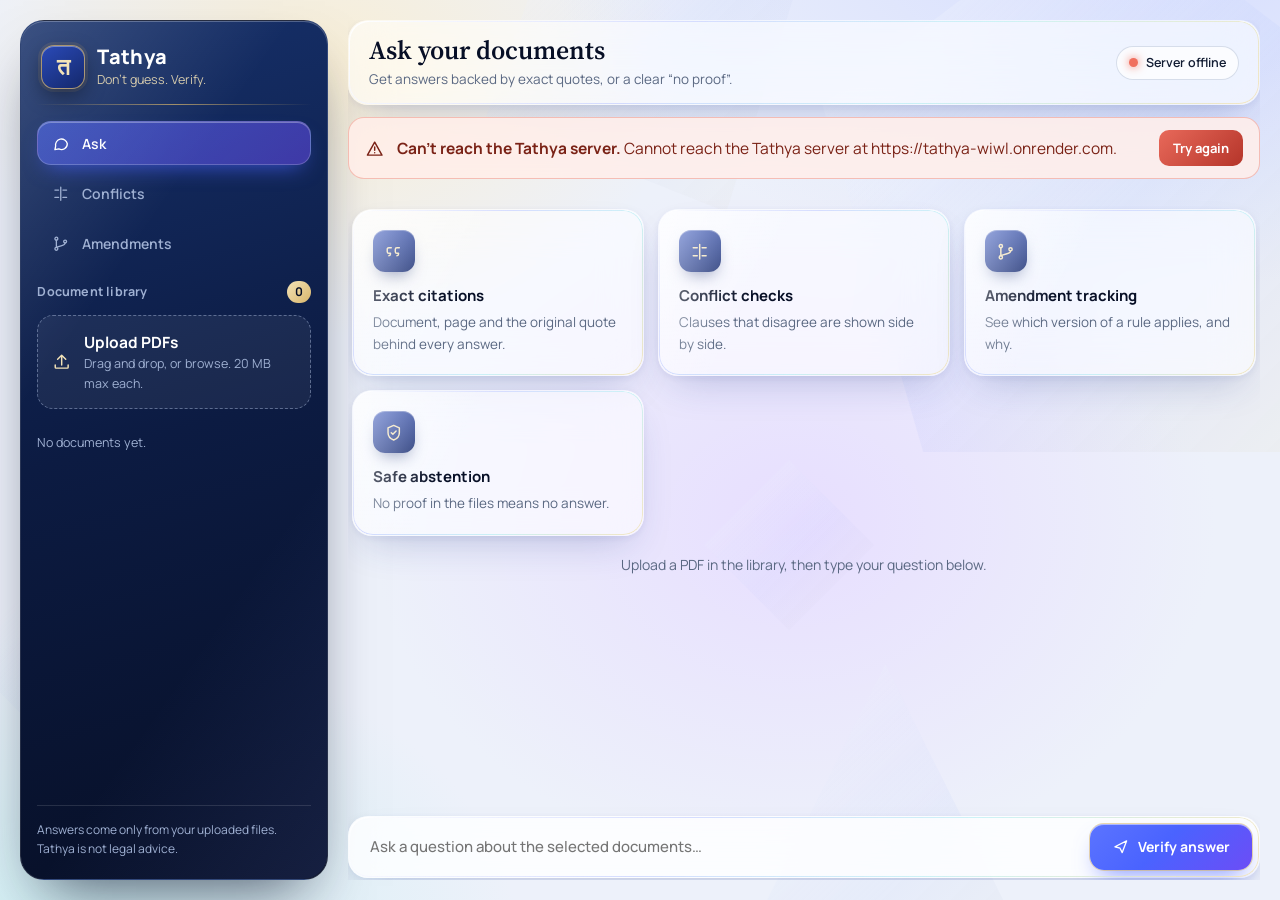
<file: index.html>
<!DOCTYPE html>
<html lang="en">
<head>
<meta charset="utf-8">
<meta name="viewport" content="width=device-width, initial-scale=1, viewport-fit=cover">
<meta name="theme-color" content="#0A1330">
<title>Tathya – Don’t guess. Verify.</title>
<link rel="preconnect" href="https://fonts.googleapis.com">
<link rel="preconnect" href="https://fonts.gstatic.com" crossorigin>
<link href="https://fonts.googleapis.com/css2?family=Manrope:wght@400;500;600;700;800&family=Source+Serif+4:ital,wght@0,400;0,600;1,400&display=swap" rel="stylesheet">
<link rel="stylesheet" href="assets/css/style.css?v=4">
</head>
<body>
<div class="bg" aria-hidden="true"><i></i><i></i><i></i><i></i><i></i></div>
<div class="app">
  <aside class="side" id="side" aria-label="Navigation and documents">
    <button class="close" id="closeSide" type="button" aria-label="Close panel">×</button>
    <div class="brand">
      <div class="logo" aria-hidden="true">त</div>
      <div><div class="brand-name">Tathya</div><div class="brand-tag">Don’t guess. Verify.</div></div>
    </div>

    <nav class="nav" aria-label="Sections">
      <button class="nav-i" type="button" data-view="ask" aria-current="page"><span data-ic="chat"></span>Ask</button>
      <button class="nav-i" type="button" data-view="conflicts"><span data-ic="split"></span>Conflicts</button>
      <button class="nav-i" type="button" data-view="amendments"><span data-ic="branch"></span>Amendments</button>
    </nav>

    <div class="lib">
      <div class="lib-head"><h2>Document library</h2><span id="docCount" class="count">0</span></div>
      <label class="drop" id="drop">
        <input type="file" id="fileInput" accept="application/pdf,.pdf" multiple hidden>
        <span data-ic="upload"></span>
        <span class="drop-t"><strong>Upload PDFs</strong><small>Drag and drop, or browse. 20 MB max each.</small></span>
      </label>
      <ul id="docList" class="doclist"></ul>
      <p id="docEmpty" class="side-note">No documents yet.</p>
    </div>

    <div class="side-foot">Answers come only from your uploaded files. Tathya is not legal advice.</div>
  </aside>

  <div class="main">
    <header class="head">
      <button class="menu" id="menuBtn" type="button" aria-controls="side" aria-expanded="false" aria-label="Open menu and documents"><span data-ic="menu"></span></button>
      <div class="head-t">
        <h1 id="pageTitle">Ask your documents</h1>
        <p id="pageSub">Get answers backed by exact quotes, or a clear “no proof”.</p>
      </div>
      <div class="head-r">
        <span id="selChip" class="chip" hidden></span>
        <span id="status" class="chip status"><span class="dot"></span><span id="statusText">Checking server…</span></span>
      </div>
    </header>

    <div id="offline" class="banner" hidden>
      <span data-ic="alert"></span>
      <div class="banner-t"><strong>Can’t reach the Tathya server.</strong> <span id="offlineMsg"></span></div>
      <button class="btn-s" id="retry" type="button">Try again</button>
    </div>

    <section id="view-ask" class="view">
      <div id="thread" class="thread" aria-live="polite">
        <div class="intro" id="intro">
          <div class="feat">
            <div><span data-ic="quote"></span><b>Exact citations</b><small>Document, page and the original quote behind every answer.</small></div>
            <div><span data-ic="split"></span><b>Conflict checks</b><small>Clauses that disagree are shown side by side.</small></div>
            <div><span data-ic="branch"></span><b>Amendment tracking</b><small>See which version of a rule applies, and why.</small></div>
            <div><span data-ic="shield"></span><b>Safe abstention</b><small>No proof in the files means no answer.</small></div>
          </div>
          <p class="hint">Upload a PDF in the library, then type your question below.</p>
        </div>
      </div>
    </section>
    <section id="view-conflicts" class="view" hidden><div id="conflictsBox" class="thread"></div></section>
    <section id="view-amendments" class="view" hidden><div id="amendBox" class="thread"></div></section>

    <form id="askForm" class="composer" autocomplete="off">
      <div class="cbox">
        <label for="q" class="sr">Your question</label>
        <input id="q" type="text" placeholder="Ask a question about the selected documents…" required>
        <button class="btn" id="askBtn" type="submit"><span data-ic="send"></span><span class="btn-l">Verify answer</span></button>
      </div>
    </form>
  </div>
</div>
<div class="scrim" id="scrim"></div>
<div id="toast" class="toast" role="alert" hidden></div>
<script src="assets/js/config.js?v=4"></script>
<script src="assets/js/api.js?v=4"></script>
<script src="assets/js/app.js?v=4"></script>
</body>
</html>
</file>
<file: assets/css/style.css>
/* Tathya: midnight sapphire, champagne gold, pearl crystal glass. Responsive from 320px to 4K. */
:root{
  --midnight:#070F26; --sapphire:#122A5E; --royal:#4A63FF; --violet:#6C4DF6;
  --gold:#D9B66B; --gold-2:#F3E3B8;
  --ink:#121C33; --muted:#5A6882; --line:rgba(110,130,175,.26);
  --on-dark:#E6EDFB; --on-dark-dim:#9FB0D2;
  --ok:#0E7A55; --ok-bg:rgba(20,168,116,.14); --warn:#955607; --warn-bg:rgba(236,160,36,.2); --bad:#B5352A; --bad-bg:rgba(224,78,58,.13);
  --glass:rgba(255,255,255,.6); --glass-2:rgba(255,255,255,.82);
  --prism:linear-gradient(135deg,rgba(255,255,255,.98),rgba(196,206,255,.7) 35%,rgba(178,236,242,.65) 65%,rgba(243,227,184,.85));
  --primary:linear-gradient(135deg,#5B74FF,#4A63FF 45%,#6C4DF6);
  --shadow:0 1px 0 rgba(255,255,255,.95) inset,0 18px 40px -16px rgba(40,60,140,.28),0 2px 8px rgba(40,60,140,.07);
  --sans:"Manrope",system-ui,-apple-system,"Segoe UI",Roboto,sans-serif; --serif:"Source Serif 4",Georgia,serif;
  --pad:clamp(10px,1.6vw,22px);
  --sat:env(safe-area-inset-top,0px); --sab:env(safe-area-inset-bottom,0px);
}
*{box-sizing:border-box}
[hidden]{display:none!important}
html,body{margin:0;height:100%}
body{
  color:var(--ink);font:400 clamp(14px,.35vw + 13px,15.5px)/1.6 var(--sans);-webkit-font-smoothing:antialiased;text-size-adjust:100%;
  background:
    radial-gradient(1000px 640px at 90% -12%,#D3DBFF 0%,transparent 62%),
    radial-gradient(760px 520px at 5% 105%,#CFEFF3 0%,transparent 60%),
    radial-gradient(640px 520px at 62% 58%,#E7DEFF 0%,transparent 66%),
    radial-gradient(520px 380px at 25% 8%,#F8EED5 0%,transparent 70%),
    #EDF1FA;
  background-attachment:fixed;overflow:hidden;
}
h1,h2,h3,p{margin:0}
button{font-family:inherit}
.sr{position:absolute;left:-9999px}
:focus-visible{outline:3px solid #9DB0FF;outline-offset:2px}
[data-ic] svg{width:1.25em;height:1.25em;display:block;flex:none}

/* crystal shapes */
.bg{position:fixed;inset:0;overflow:hidden;z-index:0;pointer-events:none}
.bg i{position:absolute;display:block;background:linear-gradient(135deg,rgba(255,255,255,.85),rgba(150,175,255,.2) 55%,rgba(243,227,184,.3));opacity:.5}
.bg i:nth-child(1){width:min(60vw,560px);aspect-ratio:1;right:-8vw;top:-12vh;clip-path:polygon(50% 0,100% 38%,82% 100%,18% 100%,0 38%)}
.bg i:nth-child(2){width:min(38vw,380px);aspect-ratio:1;right:16%;bottom:-16vh;clip-path:polygon(0 100%,50% 0,100% 100%);opacity:.38}
.bg i:nth-child(3){width:min(32vw,320px);aspect-ratio:1;left:38%;top:-12vh;clip-path:polygon(25% 0,100% 20%,75% 100%,0 70%);opacity:.32}
.bg i:nth-child(4){width:min(24vw,240px);aspect-ratio:1;left:-3vw;bottom:14%;clip-path:polygon(50% 0,100% 50%,50% 100%,0 50%);opacity:.3}
.bg i:nth-child(5){width:min(16vw,170px);aspect-ratio:1;left:55%;bottom:30%;clip-path:polygon(50% 0,100% 50%,50% 100%,0 50%);opacity:.26}

.app{position:relative;z-index:1;display:grid;grid-template-columns:clamp(280px,24vw,360px) minmax(0,1fr);grid-template-rows:minmax(0,1fr);gap:var(--pad);height:100vh;height:100dvh;padding:var(--pad);max-width:1760px;margin:0 auto}

/* sidebar */
.side{position:relative;min-height:0;max-height:100%;overflow-y:auto;overscroll-behavior:contain;padding:20px 16px;display:flex;flex-direction:column;gap:16px;border-radius:24px;color:var(--on-dark);
  background:linear-gradient(165deg,#16306A 0%,#0C1B42 48%,var(--midnight) 100%);
  border:1px solid rgba(255,255,255,.12);box-shadow:0 1px 0 rgba(255,255,255,.25) inset,0 30px 60px -24px rgba(7,15,38,.7)}
.side::before{content:"";position:absolute;inset:0;border-radius:inherit;pointer-events:none;background:linear-gradient(125deg,rgba(255,255,255,.16),transparent 30%,transparent 68%,rgba(130,150,255,.12))}
.side>*{position:relative}
.close{display:none}
.brand{display:flex;gap:12px;align-items:center;padding:2px 4px 14px;border-bottom:1px solid transparent;border-image:linear-gradient(90deg,transparent,rgba(217,182,107,.7),transparent) 1}
.logo{width:44px;height:44px;border-radius:13px;display:grid;place-items:center;color:var(--gold-2);font:600 23px var(--serif);
  background:linear-gradient(145deg,#2A4AB8,#14286B);border:1px solid rgba(217,182,107,.75);box-shadow:0 1px 0 rgba(255,255,255,.35) inset,0 8px 20px rgba(0,0,0,.35),0 0 0 3px rgba(217,182,107,.12)}
.brand-name{font:800 20px var(--sans);color:#fff;letter-spacing:.3px}
.brand-tag{font-size:12.5px;color:var(--gold-2);opacity:.85}

.nav{display:grid;gap:6px}
.nav-i{display:flex;align-items:center;gap:12px;width:100%;min-height:44px;padding:0 14px;border:1px solid transparent;border-radius:14px;background:none;color:var(--on-dark-dim);font:600 14px var(--sans);cursor:pointer;text-align:left;transition:background .15s,color .15s}
.nav-i:hover{background:rgba(255,255,255,.08);color:#fff}
.nav-i[aria-current=page]{color:#fff;background:linear-gradient(135deg,rgba(91,116,255,.55),rgba(108,77,246,.5));border-color:rgba(255,255,255,.2);box-shadow:0 1px 0 rgba(255,255,255,.3) inset,0 10px 22px -10px rgba(74,99,255,.8)}

.lib{display:grid;gap:12px;align-content:start}
.lib-head{display:flex;justify-content:space-between;align-items:center}
.lib-head h2{font-size:12.5px;font-weight:700;letter-spacing:.2px;color:var(--on-dark-dim)}
.count{min-width:24px;text-align:center;font-size:12px;font-weight:700;padding:1px 8px;border-radius:99px;color:var(--midnight);background:linear-gradient(135deg,var(--gold-2),var(--gold))}
.drop{display:flex;gap:12px;align-items:center;border:1.5px dashed rgba(159,176,210,.5);border-radius:16px;padding:14px;cursor:pointer;background:rgba(255,255,255,.06);transition:border-color .15s,background .15s}
.drop>[data-ic]{color:var(--gold-2)}
.drop-t{display:grid}.drop strong{color:#fff;font-weight:700}.drop small{font-size:12.5px;color:var(--on-dark-dim)}
.drop:hover,.drop.over{border-color:var(--gold);background:rgba(255,255,255,.12)}
.doclist{list-style:none;margin:0;padding:0;display:grid;gap:8px}
.doclist li{display:grid;grid-template-columns:auto 1fr auto;gap:10px;align-items:center;padding:10px 10px 10px 12px;border-radius:14px;background:rgba(255,255,255,.08);border:1px solid rgba(255,255,255,.13);box-shadow:0 1px 0 rgba(255,255,255,.1) inset}
.doclist .nm{color:#fff;font-weight:600;font-size:13.5px;overflow-wrap:anywhere;line-height:1.35}
.doclist .st{font-size:12px;color:var(--on-dark-dim)}.doclist .st.proc{color:#F5C16C}
.x{border:0;background:none;color:var(--on-dark-dim);cursor:pointer;font-size:20px;line-height:1;min-width:34px;min-height:34px;border-radius:10px}
.x:hover{color:#fff;background:rgba(255,255,255,.14)}
input[type=checkbox]{width:19px;height:19px;accent-color:var(--gold);margin:0}
.side-note{font-size:12.5px;color:var(--on-dark-dim)}
.side-foot{margin-top:auto;padding-top:14px;font-size:12px;color:var(--on-dark-dim);border-top:1px solid rgba(255,255,255,.12)}

/* main */
.main{display:flex;flex-direction:column;min-width:0;min-height:0;height:100%;max-height:100%;overflow:hidden}
.head{display:flex;align-items:center;gap:14px;padding:14px 20px;border-radius:20px;background:var(--glass);border:1px solid transparent;box-shadow:var(--shadow);position:relative}
.head-t{flex:1;min-width:0}
.head h1{font:600 clamp(19px,1.1vw + 14px,26px)/1.2 var(--serif);color:var(--midnight)}
.head p{font-size:13.5px;color:var(--muted);margin-top:2px}
.head-r{display:flex;gap:8px;flex-wrap:wrap;justify-content:flex-end}
.chip{display:inline-flex;align-items:center;gap:8px;font-size:12.5px;font-weight:600;padding:6px 12px;border-radius:99px;background:rgba(255,255,255,.75);border:1px solid var(--line);color:var(--ink);white-space:nowrap}
.dot{width:9px;height:9px;border-radius:50%;background:#E9B33D}
.status.on .dot{background:#22C88F;box-shadow:0 0 10px #22C88F}.status.off .dot{background:#F0705F;box-shadow:0 0 10px #F0705F}
.menu{display:none;width:44px;height:44px;border-radius:14px;border:1px solid var(--line);background:rgba(255,255,255,.8);color:var(--midnight);cursor:pointer;place-items:center}
.banner{margin-top:12px;padding:12px 16px;display:flex;gap:12px;align-items:center;background:rgba(255,238,234,.88);color:#7A2216;border:1px solid rgba(224,78,58,.3);border-radius:16px}
.banner-t{flex:1}
.btn-s{font:700 13px var(--sans);min-height:36px;padding:0 14px;border-radius:10px;border:0;color:#fff;cursor:pointer;background:linear-gradient(135deg,#E8695A,var(--bad))}
.view{flex:1;overflow-y:auto;overscroll-behavior:contain;padding:20px 4px;min-height:0}
.thread{display:grid;gap:18px;max-width:920px;margin:0 auto}

.intro{padding:10px 0}
.feat{display:grid;grid-template-columns:repeat(auto-fit,minmax(220px,1fr));gap:14px}
.feat>div{position:relative;display:grid;gap:4px;align-content:start;padding:20px;border-radius:20px;background:var(--glass);border:1px solid transparent;box-shadow:var(--shadow);overflow:hidden}
.feat>div>[data-ic]{width:42px;height:42px;display:grid;place-items:center;border-radius:12px;color:var(--gold-2);background:linear-gradient(145deg,#2A4AB8,#14286B);box-shadow:0 1px 0 rgba(255,255,255,.3) inset,0 8px 16px -6px rgba(20,40,107,.6);margin-bottom:8px}
.feat b{color:var(--midnight);font-size:15px}.feat small{color:var(--muted);font-size:13.5px}
.hint{margin-top:18px;color:var(--muted);font-size:14px;text-align:center}

/* prismatic crystal edge + sheen */
.feat>div::after,.card::after,.head::after,.cbox::after{content:"";position:absolute;inset:0;border-radius:inherit;padding:1px;pointer-events:none;background:var(--prism);
  -webkit-mask:linear-gradient(#000 0 0) content-box,linear-gradient(#000 0 0);-webkit-mask-composite:xor;mask:linear-gradient(#000 0 0) content-box exclude,linear-gradient(#000 0 0)}
.feat>div::before,.card::before{content:"";position:absolute;inset:0;pointer-events:none;background:linear-gradient(118deg,rgba(255,255,255,.65),transparent 36%)}
@supports (backdrop-filter:blur(1px)){.feat>div,.card,.head,.cbox,.empty,.banner{backdrop-filter:blur(20px) saturate(165%);-webkit-backdrop-filter:blur(20px) saturate(165%)}}
@supports not (backdrop-filter:blur(1px)){:root{--glass:rgba(255,255,255,.92);--glass-2:#fff}}

/* composer */
.composer{padding:10px 0 calc(2px + var(--sab));max-width:920px;width:100%;margin:0 auto}
.cbox{position:relative;display:flex;gap:8px;align-items:center;padding:7px;border-radius:20px;background:var(--glass-2);border:1px solid transparent;box-shadow:var(--shadow)}
.cbox input{flex:1;min-width:0;min-height:46px;font:500 15px var(--sans);padding:0 14px;border:0;background:none;color:var(--ink);outline:none}
.cbox:focus-within{box-shadow:var(--shadow),0 0 0 3px rgba(91,116,255,.3)}
.btn{display:inline-flex;align-items:center;gap:8px;min-height:46px;padding:0 22px;border:0;border-radius:14px;font:700 14px var(--sans);color:#fff;cursor:pointer;white-space:nowrap;background:var(--primary);
  box-shadow:0 1px 0 rgba(255,255,255,.5) inset,0 0 0 1px rgba(217,182,107,.55),0 12px 24px -10px rgba(74,99,255,.75)}
.btn:hover{filter:brightness(1.08)}.btn:disabled{opacity:.55;cursor:wait}

/* results */
.qbubble{justify-self:end;color:#fff;padding:12px 18px;border-radius:20px 20px 5px 20px;max-width:min(70ch,92%);background:linear-gradient(145deg,#1B3A82,var(--midnight));border:1px solid rgba(217,182,107,.45);box-shadow:0 1px 0 rgba(255,255,255,.2) inset,0 12px 24px -12px rgba(7,15,38,.7);overflow-wrap:anywhere}
.card{position:relative;border-radius:22px;background:var(--glass);border:1px solid transparent;box-shadow:var(--shadow);overflow:hidden}
.card-head{position:relative;display:flex;flex-wrap:wrap;gap:14px;align-items:center;justify-content:space-between;padding:14px 22px;border-bottom:1px solid var(--line);background:rgba(255,255,255,.4)}
.stamp{font-weight:700;font-size:13px;padding:6px 14px;border-radius:99px;border:1px solid currentColor;box-shadow:0 1px 0 rgba(255,255,255,.8) inset}
.stamp.verified{color:var(--ok);background:var(--ok-bg)}.stamp.conflict_detected{color:var(--warn);background:var(--warn-bg)}.stamp.insufficient_evidence{color:var(--bad);background:var(--bad-bg)}
.card-body{position:relative;padding:clamp(16px,2vw,24px);display:grid;gap:22px}
.answer{font:400 clamp(17px,.5vw + 15px,19.5px)/1.6 var(--serif);max-width:66ch;color:var(--midnight)}
.msg{max-width:66ch}.muted{color:var(--muted)}
h3{font-size:13px;font-weight:700;color:var(--muted);margin-bottom:10px}

.faith{min-width:min(260px,100%)}
.faith .lab{font-size:12.5px;color:var(--muted);display:flex;justify-content:space-between;gap:14px}.faith .lab b{color:var(--ink)}
.segs{display:flex;gap:3px;margin-top:6px}
.seg{height:8px;flex:1;border-radius:4px;background:rgba(110,130,175,.25);box-shadow:0 1px 0 rgba(255,255,255,.7) inset}
.seg.supported{background:linear-gradient(#37C897,var(--ok))}.seg.unsupported{background:linear-gradient(#F2877A,var(--bad))}.seg.contradicted{background:linear-gradient(#F6BA4D,var(--warn))}

.claims{list-style:none;margin:0;padding:0;display:grid;gap:10px}
.claims li{display:grid;grid-template-columns:auto 1fr;gap:12px;align-items:start}
.tag{font-size:12px;font-weight:700;padding:2px 10px;border-radius:99px;white-space:nowrap}
.tag.supported{background:var(--ok-bg);color:var(--ok)}.tag.unsupported{background:var(--bad-bg);color:var(--bad)}.tag.contradicted{background:var(--warn-bg);color:var(--warn)}
.ev{font-size:12.5px;color:var(--muted)}

.slip{background:rgba(255,255,255,.72);border:1px solid rgba(255,255,255,.95);border-left:4px solid var(--royal);border-radius:14px;padding:12px 16px;box-shadow:0 1px 0 #fff inset,0 3px 10px rgba(40,60,140,.07)}
.slip blockquote{margin:0 0 6px;font:italic 400 16px/1.55 var(--serif);overflow-wrap:anywhere}
.slip .src{font-size:12.5px;color:var(--muted)}.slip .src b{color:var(--ink);font-weight:700}
.cites{display:grid;gap:10px}
.pair{display:grid;grid-template-columns:1fr 1fr;gap:12px}
.pair .slip{border-left-color:var(--gold)}
.pair .side-l{font-size:12.5px;font-weight:700;color:var(--warn);margin-bottom:6px}
.confl{border:1px solid var(--line);border-radius:18px;padding:16px;display:grid;gap:12px;background:rgba(255,255,255,.36)}
.confl h3{display:flex;gap:10px;align-items:center;flex-wrap:wrap;margin:0;color:var(--ink);font-size:15px}
.verdict{font-size:13.5px;color:var(--muted)}

.chain{list-style:none;margin:0;padding:0 0 0 20px;border-left:2px solid rgba(91,116,255,.35);display:grid;gap:16px}
.chain li{position:relative}
.chain li::before{content:"";position:absolute;left:-27px;top:5px;width:12px;height:12px;border-radius:50%;background:var(--primary);border:2px solid #fff;box-shadow:0 0 0 1px var(--gold),0 0 10px rgba(91,116,255,.6)}
.chain .role{font-weight:700}.chain .meta{font-size:12.5px;color:var(--muted)}
.applies{margin-top:14px;padding:12px 16px;border-radius:14px;background:var(--ok-bg);color:#0B573D;font-size:14px;border:1px solid rgba(20,168,116,.3)}
.applies.unsure{background:var(--warn-bg);color:#6C4306;border-color:rgba(236,160,36,.4)}

.dots span{display:inline-block;width:8px;height:8px;margin-right:5px;border-radius:50%;background:var(--royal);animation:b 1s infinite}
.dots span:nth-child(2){animation-delay:.15s}.dots span:nth-child(3){animation-delay:.3s}
@keyframes b{0%,80%,100%{opacity:.25}40%{opacity:1}}
.empty{padding:36px 20px;text-align:center;color:var(--muted);background:var(--glass);border:1px dashed rgba(110,130,175,.5);border-radius:20px}
.toast{position:fixed;top:calc(16px + var(--sat));right:16px;left:auto;background:linear-gradient(145deg,#1B3A82,var(--midnight));color:#fff;padding:12px 18px;border-radius:14px;max-width:min(380px,calc(100vw - 32px));z-index:60;border:1px solid rgba(217,182,107,.5);box-shadow:0 14px 30px -8px rgba(7,15,38,.6)}
.scrim{position:fixed;inset:0;z-index:40;background:rgba(7,15,38,.5);opacity:0;pointer-events:none;transition:opacity .25s}

/* hover effects only where hover exists */
@media (hover:hover){.feat>div,.card{transition:transform .2s}.feat>div:hover{transform:translateY(-2px)}}

/* tablet and below: documents become a slide-in drawer */
@media (max-width:1000px){
  body{overflow:hidden}
  .app{grid-template-columns:minmax(0,1fr);grid-template-rows:minmax(0,1fr);padding:10px}
  .side{position:fixed;z-index:50;top:0;bottom:0;left:0;width:min(88vw,360px);border-radius:0 24px 24px 0;padding-top:calc(20px + var(--sat));padding-bottom:calc(20px + var(--sab));transform:translateX(-105%);transition:transform .3s cubic-bezier(.2,.8,.2,1);visibility:hidden}
  body.open .side{transform:none;visibility:visible}
  body.open .scrim{opacity:1;pointer-events:auto}
  .close{display:grid;place-items:center;position:absolute;top:calc(12px + var(--sat));right:12px;width:40px;height:40px;border:0;border-radius:12px;background:rgba(255,255,255,.12);color:#fff;font-size:24px;cursor:pointer;z-index:2}
  .menu{display:grid}
  .head{padding:12px 14px}
}
@media (max-width:640px){
  .head{flex-wrap:wrap}
  .head-r{width:100%;justify-content:flex-start;order:3}
  .head p{display:none}
  .pair{grid-template-columns:1fr}
  .card-head{padding:12px 16px}
  .view{padding:14px 0}
  .btn-l{display:none}
  .btn{padding:0 16px}
  .banner{flex-wrap:wrap}
  .toast{right:10px;left:10px;max-width:none}
}
@media (max-width:380px){.head h1{font-size:18px}.feat{grid-template-columns:1fr}}
@media (max-height:520px) and (orientation:landscape){.feat>div{padding:14px}.hint{display:none}}
@media (min-width:1800px){html{font-size:17px}}
@media (prefers-reduced-motion:reduce){*{animation:none!important;transition:none!important}}
</file>
